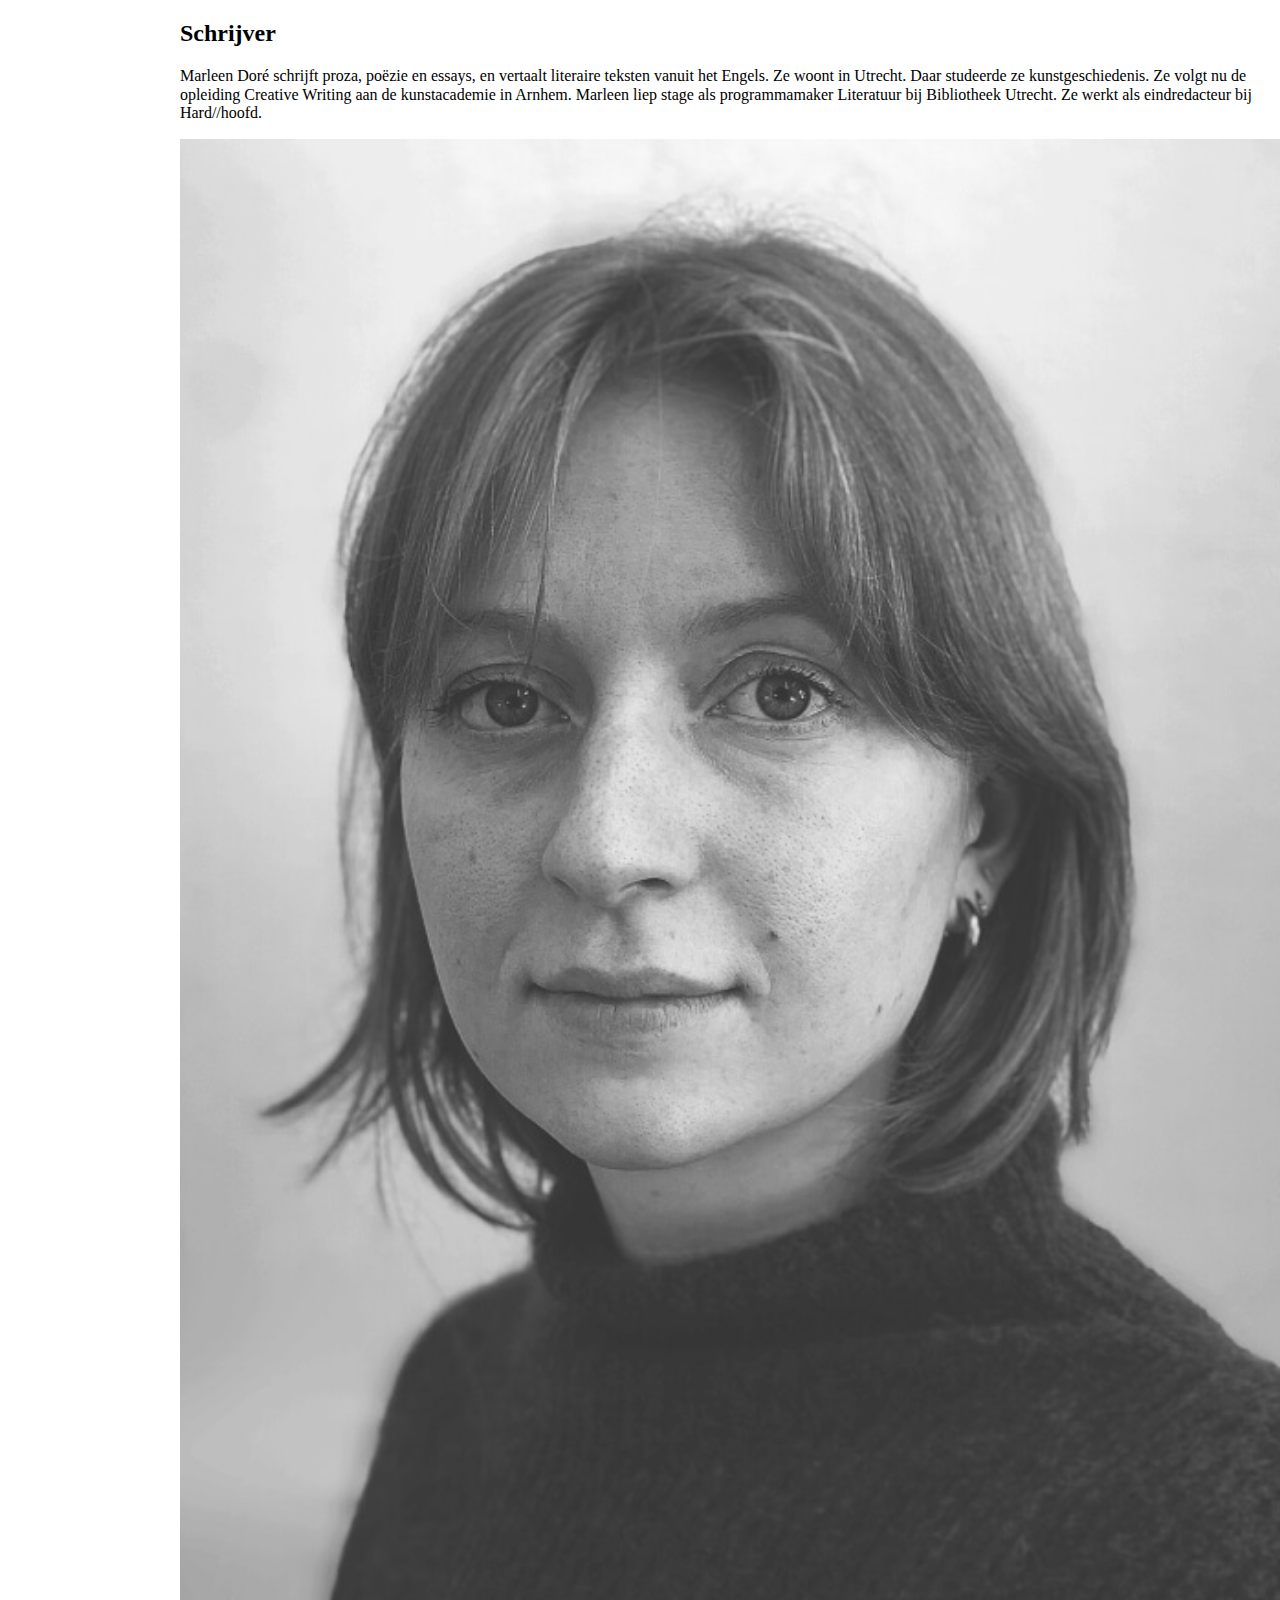
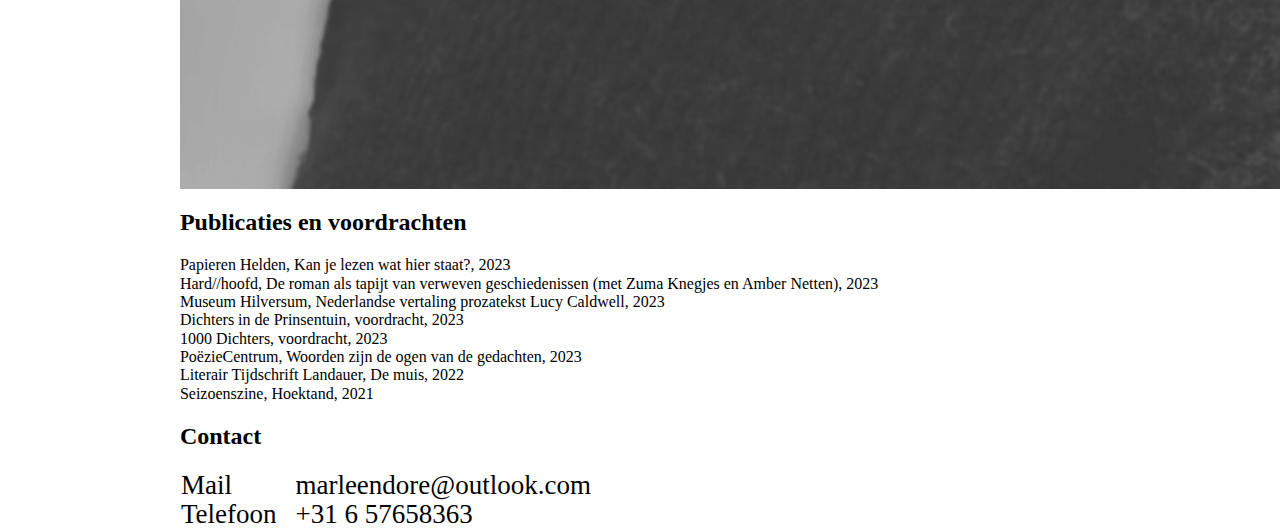
<file: about.html>
<!DOCTYPE html>
<html lang="en">
<head>
  <meta charset="UTF-8">
  <meta name="viewport" content="width=device-width, initial-scale=1.0">
  <title>Marleen Doré</title>
  <link rel="stylesheet" href="normalize.css">
  <link rel="stylesheet" type="text/css" href="styles.css">
  <link rel="icon" href="favicon.ico" type="favicon">
</head>
<body>
  <div class="container">
    <div class="menu">
      <div class="title">
        <a href="#">Marleen Doré</a>
      </div>
      <div class="links">
        <a href="about.html">Over</a>
        <span style="margin: 0 8px;"></span>
        <a href="teksten.html">Teksten</a>
      </div>
    </div>
    <div class="body-copy">
      <h2>Schrijver</h2>
      <p>Marleen Doré schrijft proza, poëzie en essays, en vertaalt literaire teksten vanuit het Engels. Ze woont in Utrecht. Daar studeerde ze kunstgeschiedenis. Ze volgt nu de opleiding Creative Writing aan de kunstacademie in Arnhem. Marleen liep stage als programmamaker Literatuur bij Bibliotheek Utrecht. Ze werkt als eindredacteur bij Hard//hoofd. 
      </p>
	<div class="rectangle-wrapper">
      <div class="rectangle">
	  <img src="images/Portrait.jpg" alt="Portrait"></div>
    </div>
      <h2>Publicaties en voordrachten</h2>
      <p>Papieren Helden, Kan je lezen wat hier staat?, 2023
	  <br>Hard//hoofd, De roman als tapijt van verweven geschiedenissen (met Zuma Knegjes en Amber Netten), 2023
	  <br>Museum Hilversum, Nederlandse vertaling prozatekst Lucy Caldwell, 2023  
      <br>Dichters in de Prinsentuin, voordracht, 2023
      <br>1000 Dichters, voordracht, 2023
      <br>PoëzieCentrum, Woorden zijn de ogen van de gedachten, 2023
      <br>Literair Tijdschrift Landauer, De muis, 2022
      <br>Seizoenszine, Hoektand, 2021
      </p>
      <h2>Contact</h2>
      <div class="contact-info">
        <table style="margin-top: 20px;">
          <tr>
            <td class="label" style="width: 100px;">Mail</td> <!-- Adjust width of the first column -->
            <td class="value"><a href="mailto:marleendore@outlook.com">marleendore@outlook.com</a></td>
          </tr>
          <tr>
            <td class="label">Telefoon</td>
            <td class="value"><a href="tel:+31657658363">+31 6 57658363</a></td>
          </tr>
        </table>
      </div>
      <p></p>
    </div>
  </div>
</body>
</html>
</file>
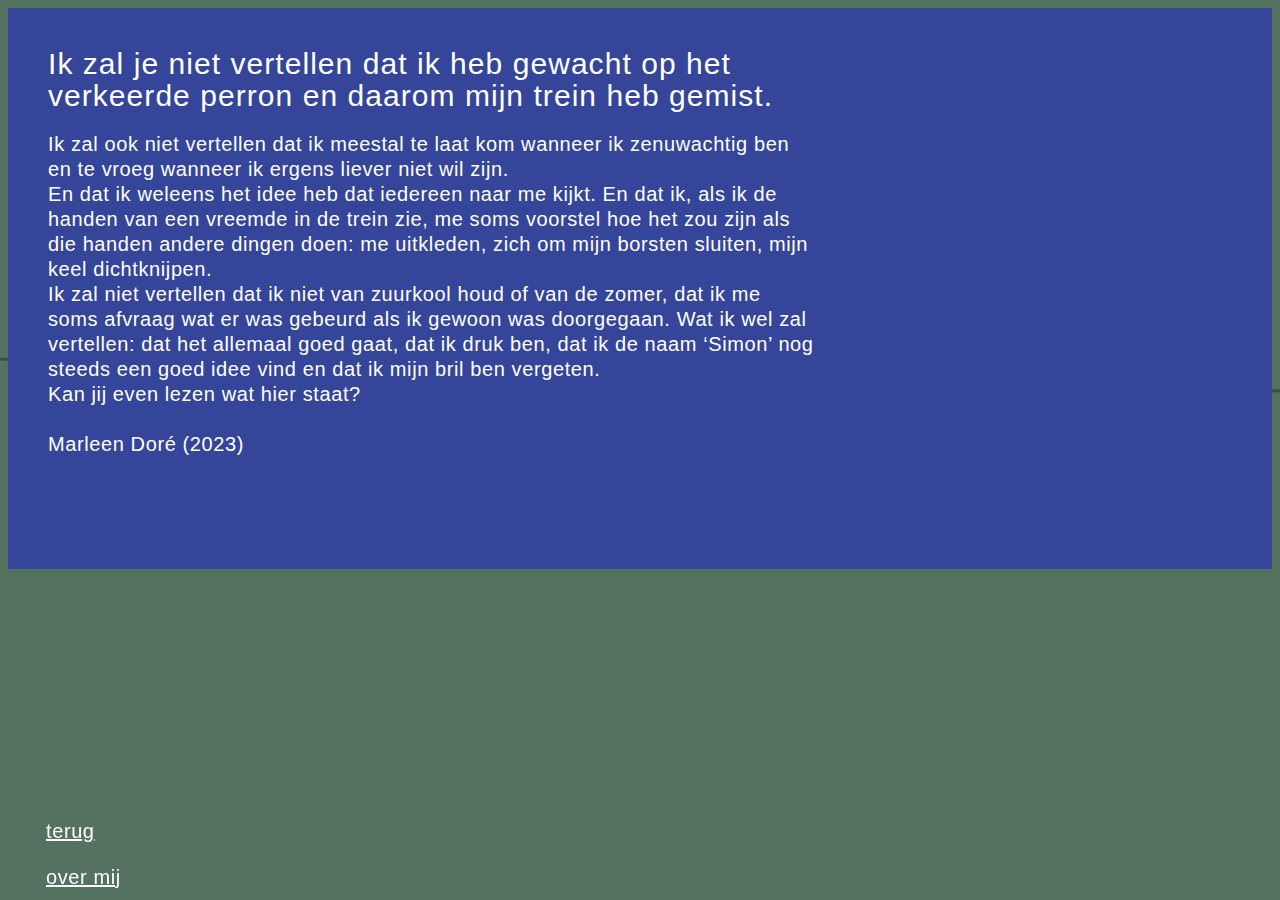
<file: leesverder.html>
<!DOCTYPE html>

<html lang="nl"">
  <head>
    <meta charset="UTF-8">
    <meta http-equiv="X-UA-Compatible" content="IE=edge">
    <meta name="viewport" content="width=device-width, initial-scale=1.0">
    <meta name="theme-color" content="#ffffff">
    <link rel="stylesheet" href="style.css">
    <title>marleen rosalie doré</title>
    <style data-emotion="css"></style>
    <link rel="icon"
        type="image/icon"
        href="favicon.ico">
    <style> body{
      background-image: url("achtergrond.png")
    }
  </style>
  </head>
  <body>
    <main class="main">
    <section class="content">
    <h2> Ik zal je niet vertellen dat ik heb gewacht op het verkeerde perron en daarom mijn trein heb gemist.</h2>
    <p>
     Ik zal ook niet vertellen dat ik meestal te laat kom wanneer ik zenuwachtig ben en te vroeg wanneer ik ergens liever niet wil zijn. 
      <br>
      En dat ik weleens het idee heb dat iedereen naar me kijkt. 
      En dat ik, als ik de handen van een vreemde in de trein zie, me soms voorstel hoe het zou zijn als die handen andere dingen doen: me uitkleden, zich om mijn borsten sluiten, mijn keel dichtknijpen. 
      <br>
      Ik zal niet vertellen dat ik niet van zuurkool houd of van de zomer, dat ik me soms afvraag wat er was gebeurd als ik gewoon was doorgegaan.
     Wat ik wel zal vertellen: dat het allemaal goed gaat, dat ik druk ben, dat ik de naam ‘Simon’ nog steeds een goed idee vind en dat ik mijn bril ben vergeten.
      <br>
      Kan jij even lezen wat hier staat?
      <br>
      <br>
      Marleen Doré (2023)
      <br>
      <br>
      <br>
      </p>
  </section>
    <footer class="footer1">
          <a href="index.html"><font color="#ffffff">terug</font></a>
          <br>
          <a href="overmij.html"><font color="#ffffff">over mij</font></a><br>
          </footer>
      </footer>
    </main>
    <div id="b7470315-27e4-4181-9000-3c9f4e04e3fd-bottom"></div>
    </body>

  </html>
</html>
</file>
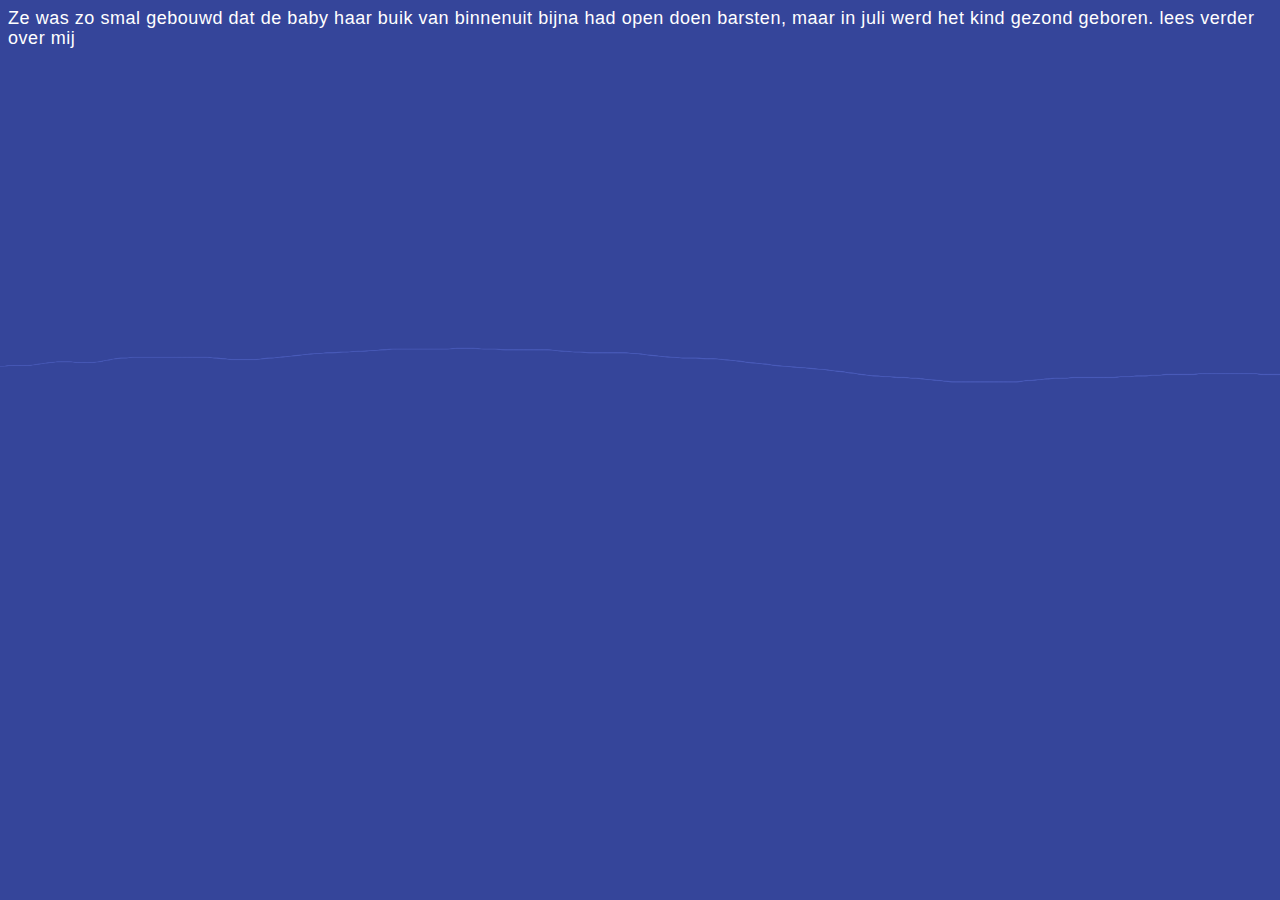
<file: littekens.html>
<!DOCTYPE html>
<html>
  <head>
    <link rel="stylesheet" href="style.css">
    <link rel="stylesheet" href="mobile.css">
    <title>littekens</title>
  </head>
  <body>
    <div class="v1_2"></div>
    <span class="v1_4"> Ze was zo smal gebouwd dat de baby haar buik van binnenuit bijna had open doen barsten, maar in juli werd het kind gezond geboren. </span>
    <span class="v1_6">lees verder</span>
    <span class="v1_5">over mij</span>
    <div class="v3_7"></div>
    <div class="v3_16"></div>
    <div class="v3_9"></div>
    <div class="v3_10"></div>
    <div class="v3_11"></div>
    <div class="v3_12"></div>
    <div class="v3_13"></div>
    <div class="v3_14"></div>
    <div class="v3_15"></div>
    <div class="v3_8"></div>
  </body>
</html>
</file>
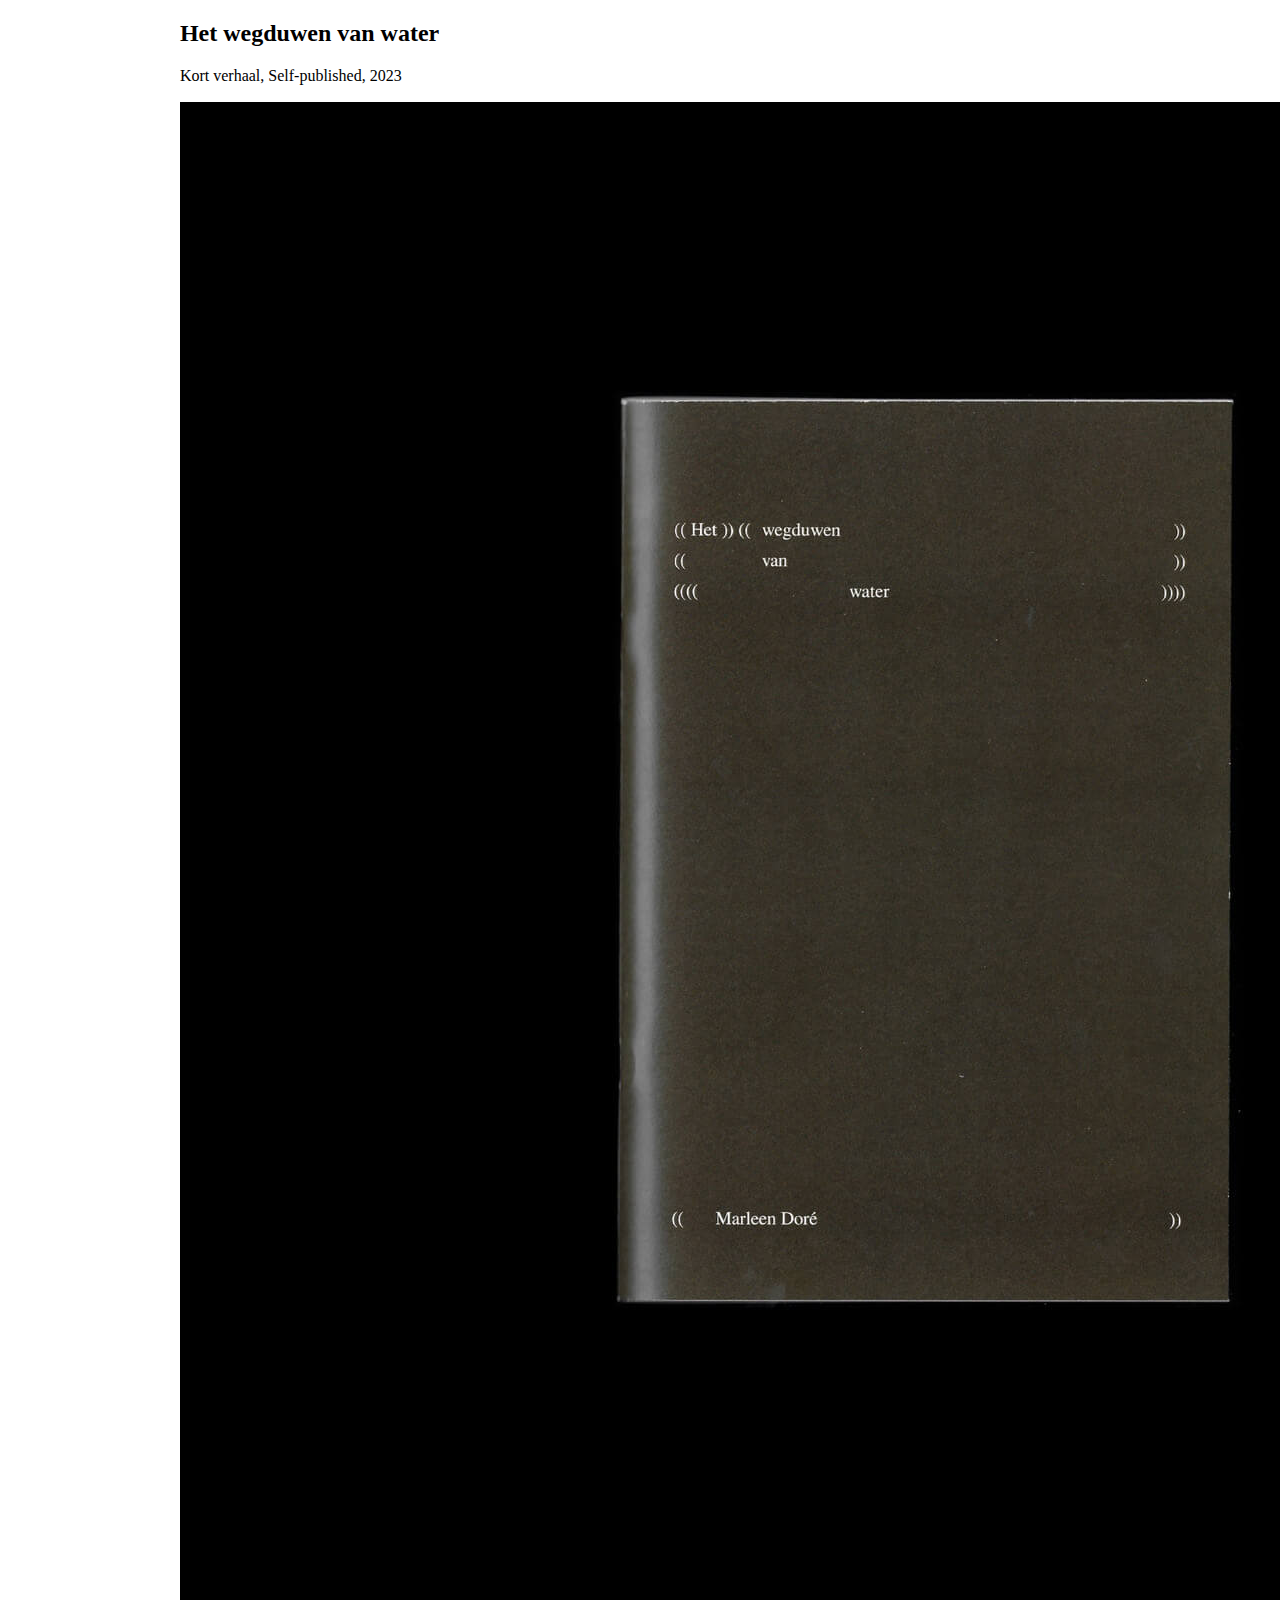
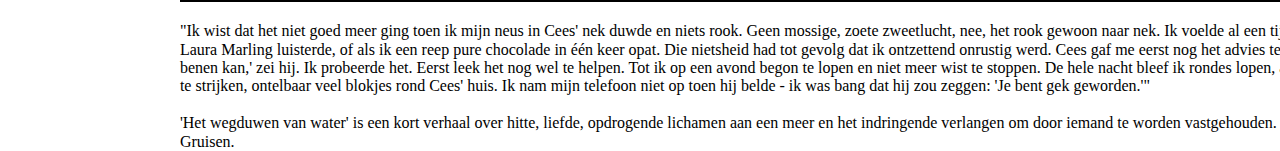
<file: teksten.html>
<!DOCTYPE html>
<html lang="en">
<head>
  <meta charset="UTF-8">
  <meta name="viewport" content="width=device-width, initial-scale=1.0">
  <title>Marleen Doré</title>
  <link rel="stylesheet" href="normalize.css">
  <link rel="stylesheet" type="text/css" href="styles.css">
  <link rel="icon" href="favicon.ico" type="favicon">
</head>
<body>
  <div class="container">
    <div class="menu">
      <div class="title">
        <a href="#">Marleen Doré</a>
      </div>
      <div class="links">
        <a href="about.html">Over</a>
        <span style="margin: 0 8px;"></span>
        <a href="teksten.html">Teksten</a>
      </div>
    </div>
    <div class="horizontal-line"></div>
    <div class="body-copy">
      <h2>Het wegduwen van water</h2>
      <p>Kort verhaal, Self-published, 2023</p>
    <div class="square-wrapper">
      <div class="square">
	  <img src="images/hetwegduwenvanwater.jpg" alt="Cover van het boek 'Het wegduwen van water' op een zwarte achtergrond"></div>
    </div>
      <p>"Ik wist dat het niet goed meer ging toen ik mijn neus in Cees' nek duwde en niets rook. Geen mossige, zoete zweetlucht, nee, het rook gewoon naar nek. Ik voelde al een tijdje weinig. Ik voelde niets meer als ik naar de stem van Laura Marling luisterde, of als ik een reep pure chocolade in één keer opat. Die nietsheid had tot gevolg dat ik ontzettend onrustig werd. Cees gaf me eerst nog het advies te gaan lopen, wandelen, zonder doel. 'Zodat de onrust uit je benen kan,' zei hij. Ik probeerde het. Eerst leek het nog wel te helpen. Tot ik op een avond begon te lopen en niet meer wist te stoppen. De hele nacht bleef ik rondes lopen, als een nerveuze kat die geen goede plek kan vinden om neer te strijken, ontelbaar veel blokjes rond Cees' huis. Ik nam mijn telefoon niet op toen hij belde - ik was bang dat hij zou zeggen: 'Je bent gek geworden.'"
	  <br>
	  <br>
	  'Het wegduwen van water' is een kort verhaal over hitte, liefde, opdrogende lichamen aan een meer en het indringende verlangen om door iemand te worden vastgehouden. Vormgeving door Figure10, illustratie door Annemijn Gruisen. 
	  </p>
    </div>
  </div>
</body>
</html>
</file>
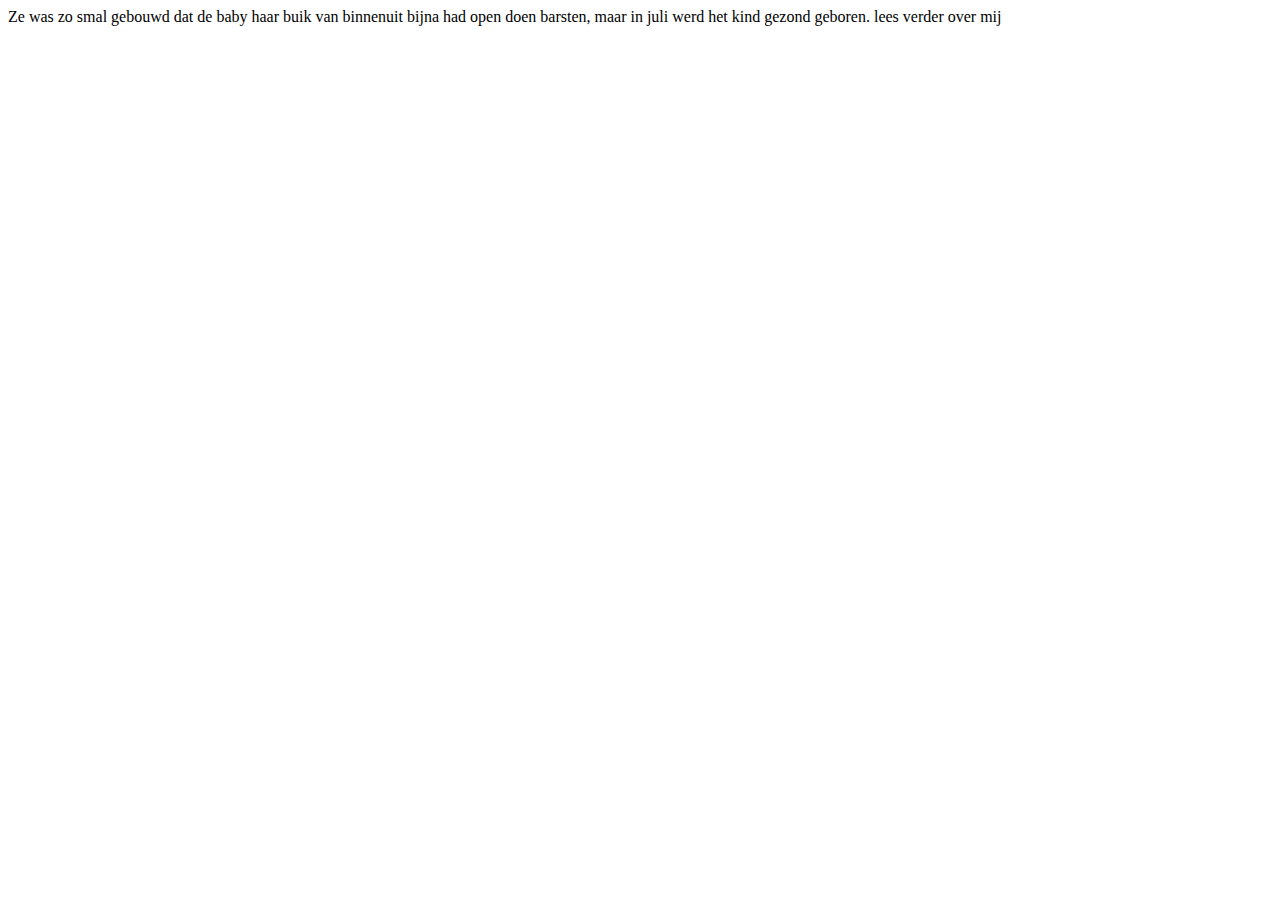
<file: verhaal.html>
<!DOCTYPE html>
  	<html>
<head>
  <link rel="stylesheet" href="verhaal.css">
  <link rel="stylesheet" href="mobile.css">
  <title>Document</title>
</head>
<body>
  <div class="v1_2">
    <span class="v1_4"> Ze was zo smal gebouwd dat de baby haar buik van binnenuit bijna had open doen barsten, maar in juli werd het kind gezond geboren. </span>
    <span class="v1_6">lees verder</span>
    <span class="v1_5">over mij</span>
    <div class="v3_7"></div>
    <div class="v3_16"></div>
    <div class="v3_9"></div>
    <div class="v3_10"></div>
    <div class="v3_11"></div>
    <div class="v3_12"></div>
    <div class="v3_13"></div>
    <div class="v3_14"></div>
    <div class="v3_15"></div>
    <div class="v3_8"></div>
  </div>
  </body>
</html>
</file>
<file: styles.css>
body {
      margin: 0;
      padding: 0;
      -ms-overflow-style: none; /* IE and Edge */
    }
    
    /* Hide scrollbar in Chrome */
    ::-webkit-scrollbar {
      display: none;
    }

    /* Text styles */
    .title {
      font-size: 54px;
	  margin-top: -45px;
	  margin-bottom: 70px;
    }

    .header {
      font-size: 40.5px;
      line-height: 40.5px;
	  padding-top: 60px;
	  padding-bottom: 15px;
    }
	  
	.subheader {
      font-size: 27px;
      line-height: 30px;
	  padding-bottom: 45px;
    }

    .body {
      font-size: 27px;
      line-height: 30px;
	  padding-bottom: 60px;
    }	  

    /* Contact info table */
    .contact-info table {
      width: 100%;
      border-collapse: collapse;
	  font-size: 27px;
	  margin-bottom: 45px;
    }

    .contact-info td {
      text-align: left;
      line-height: 1;
    }

    .label {
      width: 112.5px;
    }

    .contact-info a {
      color: black;
      text-decoration: none;
    }

    .contact-info a:hover {
      text-decoration: underline;
    }

    a {
      color: white;
      text-decoration: underline;
    }

    a:hover {
      text-decoration: none;
    }

    /* Layout */
    .container {
      display: flex;
      position: relative;
      height: 100vh;
    }

    .white-column,
    .paper-column {
      height: 100%;
      overflow-y: auto; /* Enable vertical scrolling */
      overflow-x: hidden; /* Prevent horizontal overflow */
      flex: 1; /* Equal width by default */
      transition: flex 0.5s ease-in-out; /* Ease-in-out transition for flex property */
      position: relative; /* Ensure positioning is relative */
    }

    .white-column-content,
    .paper-column-content {
      padding: 30px;
      padding-top: 63px; /* Add padding top to accommodate the header */
    }

    /* Constraints on column width */
    .column-content {
      min-width: 850px; /* Keep this here, otherwise the animation stops working somehow */
      max-width: 850px;
    }

    .white-column {
      background-color: #FFFFFF;
      font-family: futura-pt, Futura, sans-serif;
      letter-spacing: 0.015em;
	  color: #000000;
    }

    .paper-column {
      background-color: #000000;
      font-family: "Baskerville", serif;
	  color: #FFFFFF;
    }

    /* Image wrappers */
    .rectangle {
      position: relative;
      width: 100%;
	  padding-top: 150%; /* Aspect ratio 2:3 */
	  margin-bottom: 15px;
    }

    .rectangle img {
      position: absolute;
      top: 0;
      left: 0;
      height: 100%;
      background-size: cover;
      background-position: center;
      background-repeat: no-repeat;
      max-width: 100%; /* Ensures the image doesn't exceed the width of its container */
      margin: 0 auto; /* Centers the image horizontally within its container */
    }

    .white-column {
      flex: 86.75%;
    }

    .paper-column {
      flex: 13.25%;
    }	  
	  
	/* Mobile breakpoints basics */
    @media (max-width: 820px) {
		
	  /* Text styles */
      .title {
        font-size: 36px;
		margin-top: -30px;
		margin-bottom: 45px;
      }

      .header {
        font-size: 27px;
        line-height: 27px;
		padding-top: 40px;
		padding-bottom: 10px;
      }
		
	  .subheader {
        font-size: 18px;
        line-height: 20px;
		padding-bottom: 30px;
      }

      .body {
        font-size: 18px;
        line-height: 20px;
		padding-bottom: 40px;
      }

      /* Contact info table */
      .contact-info table {
		font-size: 18px;
		margin-bottom: 30px;
      }

      .label {
        width: 75px;
      }
		
      /* Layout */
      .white-column-content,
      .paper-column-content {
        padding: 20px;
        padding-top: 42px; /* Add padding top to accommodate the header */
      }

      /* Constraints on column width */
      .column-content {
        min-width: 500px; /* Keep this here, otherwise the animation stops working somehow */
        max-width: 625px;
      }

      .white-column {
        letter-spacing: 0.01em;
      }

      /* Image wrappers */
      .rectangle {
		min-width: 500px;
		max-width: 625px;
		margin-bottom: 10px;
      }

      .white-column {
        flex: 86.75%;
      }

      .paper-column {
        flex: 13.25%;
      }
		
	}
	
	  
	/* Mobile breakpoint XL */
    @media (min-width: 430px) and (max-width: 767px) {

	  /* Constraints on column width */
      .column-content {
        min-width: 335px; /* Keep this here, otherwise the animation stops working somehow */
        max-width: 420px;
      }

      /* Image wrappers */
      .rectangle {
		min-width: 335px;
		max-width: 420px;
      }
	
	}
	  
	/* Mobile breakpoint L */
    @media (min-width: 391px) and (max-width: 429px) {

	  /* Constraints on column width */
      .column-content {
        min-width: 320px; /* Keep this here, otherwise the animation stops working somehow */
        max-width: 420px;
      }

      /* Image wrappers */
      .rectangle {
		min-width: 320px;
		max-width: 420px;
      }
		
	}
	  
	/* Mobile breakpoint M */
    @media (min-width: 376px) and (max-width: 390px) {

	  /* Constraints on column width */
      .column-content {
        min-width: 300px; /* Keep this here, otherwise the animation stops working somehow */
        max-width: 375px;
      }

      /* Image wrappers */
      .rectangle {
		min-width: 300px;
		max-width: 375px;
      }
	
	}

    /* Mobile breakpoint S*/
    @media (min-width: 321px) and (max-width: 375px) {

	  /* Constraints on column width */
      .column-content {
        min-width: 290px; /* Keep this here, otherwise the animation stops working somehow */
        max-width: 360px;
      }

      /* Image wrappers */
      .rectangle {
		min-width: 290px;
		max-width: 360px;
      }
	
	}
		
	/* Mobile breakpoint XS*/
    @media (max-width: 320px) {

	  /* Constraints on column width */
      .column-content {
        min-width: 240px; /* Keep this here, otherwise the animation stops working somehow */
        max-width: 300px;
      }

      /* Image wrappers */
      .rectangle {
		min-width: 240px;
		max-width: 300px;
      }
	
	}
</file>
<file: style.css>
html {
  box-sizing: border-box;
}

*= require cookieconsent;
*,
*::before,
*::after {
  box-sizing: inherit;
}

@media only screen and (max-width: 320px) {

   body {
      font-size: 2em;
   }
}

   @media only screen and (max-width: 640px) {h1 { font-size: 30px !important; }}

   @media only screen and (max-width: 640px) {p { font-size: 20px !important; }}

   @media only screen and (max-width: 640px) {h2 { font-size: 25px !important; }}

   @media only screen and (max-width: 640px) {footer1 { font-size: 20px !important; }}

   @media only screen and (max-width: 640px) {footer2 { font-size: 20px !important; }}


.mobile-bg-fix-wrap .mobile-bg-fix-img {
position: absolute;
width: 100%;
height: 125%;
background-size: cover;
}

body {
  font-family: Helvetica;
  font-size: 18px;
  line-height: 20px;
  letter-spacing: 0.03em;
  color: white;
  background-image: url("Untitled_Artwork.png");
  background-size: cover;
  background-position: 90%;
  background-attachment: fixed;
}

h1 {
  font-family: Helvetica;
  margin: 0;
  margin-bottom: 60px;
  font-size: 45px;
  font-weight: normal;
  opacity: 1;
  line-height: 55px;
  letter-spacing: 0.035em;
}

h2 {
  font-family: Helvetica;
  margin: 0;
  margin-bottom: 20px;
  font-size: 30px;
  font-weight: normal;
  opacity: 1;
  line-height: 32px;
  letter-spacing: 0.035em;

}

p {
  margin: 0;
  font-size: 20px;
  line-height: 25px;
  letter-spacing: 0.03em;
  color: #ffffff

}
p:not(:last-child) {
  margin-bottom: 21px;
}

a {
  text-decoration: none;
  color: black;
}
a:hover,
a:focus {
  text-decoration: none;
  color: dimgray;
}

.main {
  position: relative;
  margin: 0 auto;
  padding-top: 40px;
    padding-right: 40px;
    padding-bottom: 2px;
    padding-left: 40px;
  background-image: url("Untitled_Artwork.png");
}

.content {
  max-width: 768px;
  margin-bottom: 60px;
}

  .footer1 {
    position: fixed;
    width:100%;
    text-decoration: underline;
    bottom: 0px;
    left: 46px;
    font-size: 20px;
    line-height: 46px;
    letter-spacing: 0.03em;
    background-color: "#35459a"
}
  .footer2 {
      position: fixed;
      width:100%;
      bottom: 0px;
      left: 46px;
      text-decoration: underline;
      font-size: 20px;
      line-height: 60px;
      letter-spacing: 0.03em;
      background-color: "#35459a";
      font color="#ffffff"

* {
  padding: 0;
  margin: 0;
  box-sizing: border-box;
}
body {
 
}
#cookiePopup {
  background-color: #ffffff;
  position: absolute;
  font-size: 14px;
  width: 70vw;
  max-width: 42.85em;
  box-shadow: 0 0 2em rgba(5, 0, 31, 0.15);
  font-family: "Poppins", sans-serif;
  text-align: justify;
  line-height: 1.8em;
  padding: 2em 1.4em;
  border-radius: 6px;
  transition: all 0.5s ease-in;
}
#cookiePopup img {
  display: block;
  width: 3.75em;
  transform: translateZ(0);
  position: relative;
  margin: auto;
}
#cookiePopup p {
  text-align: center;
  margin: 1.4em 0;
}
#cookiePopup button {
  background-color: #6859fe;
  border: none;
  color: #ffffff;
  font-size: 1.2em;
  padding: 1em 1.4em;
  display: block;
  position: relative;
  margin: auto;
  border-radius: 5px;
}
#cookiePopup a {
  color: #6859fe;
}
.hide {
  visibility: hidden;
  bottom: 0;
  right: 2em;
}
.show {
  visibility: visible;
  bottom: 2em;
  right: 2em;
}
@media only screen and (max-width: 37.5em) {
  #cookiePopup {
    width: 100%;
  }
  .hide {
    bottom: 2em;
    right: 0;
  }
  .show {
    right: 0;
    bottom: 0;
  }
}
</file>
<file: mobile.css>
@media only screen and (max-width: 600px) {
  #titel {
    left: 32px;
    top: 24px;
    font-family: Helvetica;
    font-style: normal;
    font-weight: normal;
    font-size: 35px;
    line-height: 74px;
    color: #000000;
    position: relative;
  }
}
</file>
<file: verhaal.css>
"name": "MacBook Pro - 1",
        "type": "div",
        "content":
-
[

-
{
                "name": "Ze was zo smal gebouwd dat de baby haar buik van binnenuit bijna had open doen barsten, maar in juli werd het kind gezond geboren.",
                "type": "span",
                "content": "\nZe was zo smal gebouwd dat de baby haar buik van binnenuit bijna had open doen barsten, maar in juli werd het kind gezond geboren. ",
                "attributes":
-
{
                    "class": "v1_4"
                },
                "style":
-
{
                    "width": "100%",
                    "color": "rgba(255,255,255,1)",
                    "position": "absolute",
                    "top": "16px",
                    "left": "93px",
                    "font-family": "Helvetica",
                    "font-weight": "Regular",
                    "font-size": "64px",
                    "opacity": 1,
                    "text-align": "left"
                }
            },

-
{
                "name": "lees verder",
                "type": "span",
                "content": "lees verder",
                "attributes":
-
{
                    "class": "v1_6"
                },
                "style":
-
{
                    "width": "248px",
                    "color": "rgba(255,255,255,1)",
                    "position": "absolute",
                    "top": "317px",
                    "left": "582px",
                    "font-family": "Helvetica",
                    "font-weight": "Regular",
                    "font-size": "24px",
                    "opacity": 1,
                    "text-align": "left"
                }
            },

-
{
                "name": "over mij",
                "type": "span",
                "content": "over mij",
                "attributes":
-
{
                    "class": "v1_5"
                },
                "style":
-
{
                    "width": "248px",
                    "color": "rgba(255,255,255,1)",
                    "position": "absolute",
                    "top": "830px",
                    "left": "595px",
                    "font-family": "Helvetica",
                    "font-weight": "Regular",
                    "font-size": "24px",
                    "opacity": 1,
                    "text-align": "center"
                }
            },

-
{
                "name": "Ellipse 1",
                "type": "div",
                "content": [],
                "attributes":
-
{
                    "class": "v3_7"
                },
                "style":
-
{
                    "width": "40px",
                    "height": "40px",
                    "background": "rgba(3,57,103,1)",
                    "opacity": 1,
                    "position": "absolute",
                    "top": "380px",
                    "left": "1000px",
                    "border-radius": "50%"
                }
            },

-
{
                "name": "Ellipse 10",
                "type": "div",
                "content": [],
                "attributes":
-
{
                    "class": "v3_16"
                },
                "style":
-
{
                    "width": "40px",
                    "height": "40px",
                    "background": "rgba(3,57,103,1)",
                    "opacity": 1,
                    "position": "absolute",
                    "top": "630px",
                    "left": "1060px",
                    "border-radius": "50%"
                }
            },

-
{
                "name": "Ellipse 3",
                "type": "div",
                "content": [],
                "attributes":
-
{
                    "class": "v3_9"
                },
                "style":
-
{
                    "width": "40px",
                    "height": "40px",
                    "background": "rgba(3,57,103,1)",
                    "opacity": 1,
                    "position": "absolute",
                    "top": "300px",
                    "left": "810px",
                    "border-radius": "50%"
                }
            },

-
{
                "name": "Ellipse 4",
                "type": "div",
                "content": [],
                "attributes":
-
{
                    "class": "v3_10"
                },
                "style":
-
{
                    "width": "40px",
                    "height": "40px",
                    "background": "rgba(3,57,103,1)",
                    "opacity": 1,
                    "position": "absolute",
                    "top": "398px",
                    "left": "592px",
                    "border-radius": "50%"
                }
            },

-
{
                "name": "Ellipse 5",
                "type": "div",
                "content": [],
                "attributes":
-
{
                    "class": "v3_11"
                },
                "style":
-
{
                    "width": "40px",
                    "height": "40px",
                    "background": "rgba(3,57,103,1)",
                    "opacity": 1,
                    "position": "absolute",
                    "top": "460px",
                    "left": "440px",
                    "border-radius": "50%"
                }
            },

-
{
                "name": "Ellipse 6",
                "type": "div",
                "content": [],
                "attributes":
-
{
                    "class": "v3_12"
                },
                "style":
-
{
                    "width": "40px",
                    "height": "40px",
                    "background": "rgba(3,57,103,1)",
                    "opacity": 1,
                    "position": "absolute",
                    "top": "77px",
                    "left": "1270px",
                    "border-radius": "50%"
                }
            },

-
{
                "name": "Ellipse 7",
                "type": "div",
                "content": [],
                "attributes":
-
{
                    "class": "v3_13"
                },
                "style":
-
{
                    "width": "40px",
                    "height": "40px",
                    "background": "rgba(3,57,103,1)",
                    "opacity": 1,
                    "position": "absolute",
                    "top": "540px",
                    "left": "843px",
                    "border-radius": "50%"
                }
            },

-
{
                "name": "Ellipse 8",
                "type": "div",
                "content": [],
                "attributes":
-
{
                    "class": "v3_14"
                },
                "style":
-
{
                    "width": "40px",
                    "height": "40px",
                    "background": "rgba(3,57,103,1)",
                    "opacity": 1,
                    "position": "absolute",
                    "top": "50px",
                    "left": "400px",
                    "border-radius": "50%"
                }
            },

-
{
                "name": "Ellipse 9",
                "type": "div",
                "content": [],
                "attributes":
-
{
                    "class": "v3_15"
                },
                "style":
-
{
                    "width": "40px",
                    "height": "40px",
                    "background": "rgba(3,57,103,1)",
                    "opacity": 1,
                    "position": "absolute",
                    "top": "180px",
                    "left": "883px",
                    "border-radius": "50%"
                }
            },

-
{
                "name": "Ellipse 2",
                "type": "div",
                "content": [],
                "attributes":
-
{
                    "class": "v3_8"
                },
                "style":
-
{
                    "width": "40px",
                    "height": "40px",
                    "background": "rgba(3,57,103,1)",
                    "opacity": 1,
                    "position": "absolute",
                    "top": "390px",
                    "left": "1090px",
                    "border-radius": "50%"
                }
            }
        ],
        "attributes":
-
{
            "class": "v1_2"
        },
        "style":
-
{
            "width": "100%",
            "height": "876px",
            "background": "rgba(114,105,84,1)",
            "margin": "83px",
            "opacity": 1,
            "position": "relative",
            "top": "0px",
            "left": "0px",
            "overflow": "hidden"
        }
    }
]
</file>
